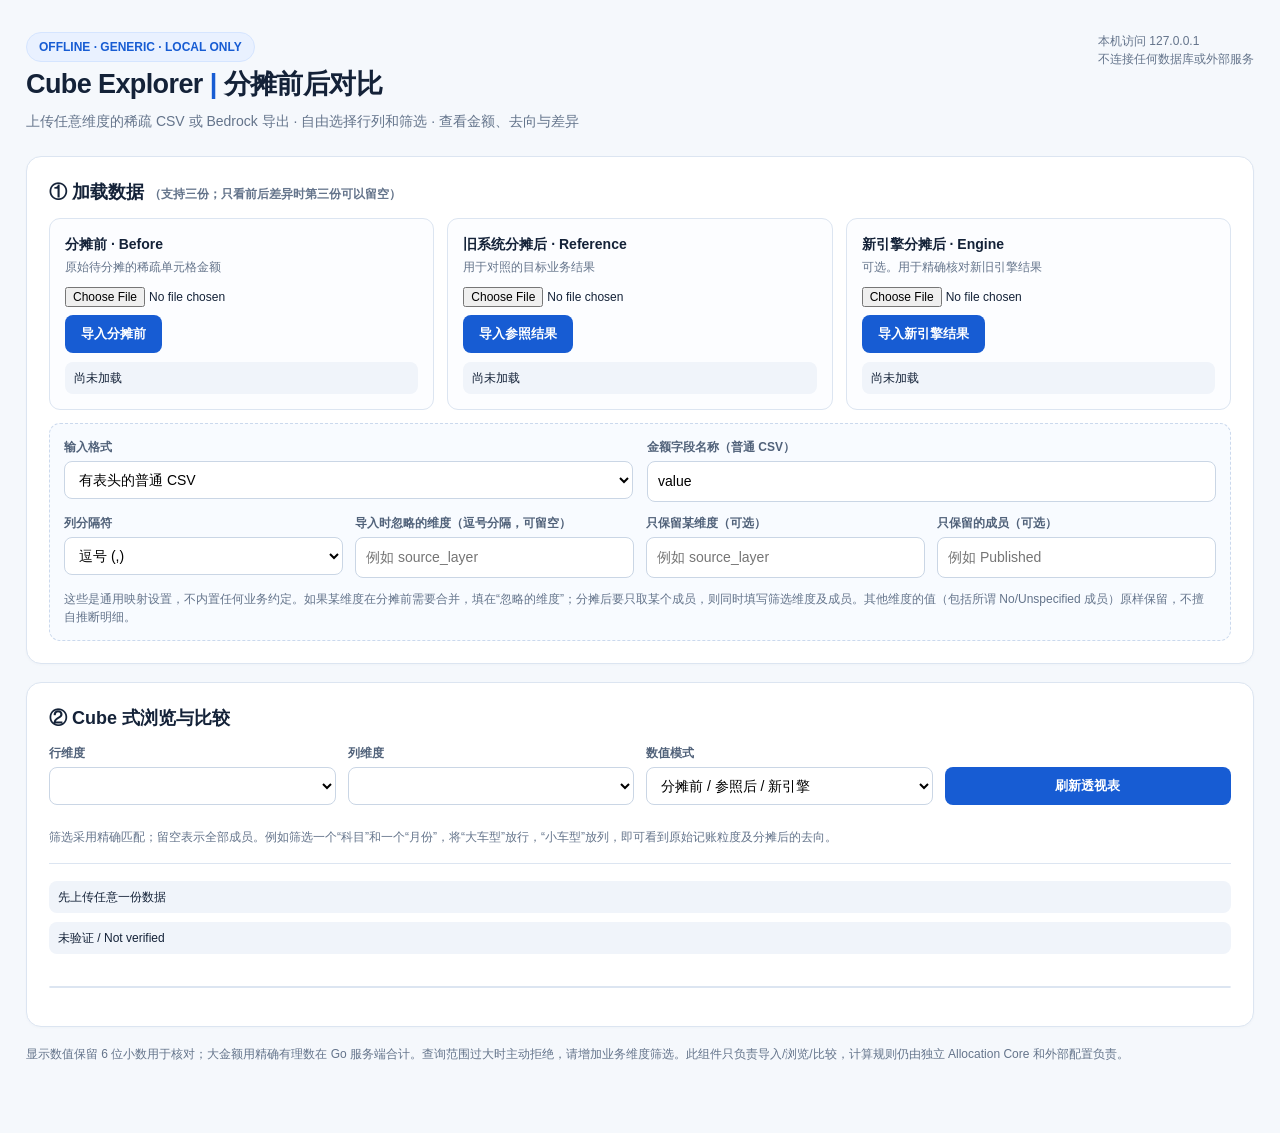
<file: internal/explorer/static/index.html>
<!doctype html><html lang="zh-CN"><head><meta charset="utf-8"/><meta name="viewport" content="width=device-width,initial-scale=1"/><title>Allocation Core · Cube Explorer</title>
<style>
:root{color-scheme:light;--blue:#175cd3;--ink:#142238;--muted:#64748b;--line:#dce5f1;--bg:#f5f8fc;--card:#fff;--good:#16734a;--warn:#aa6b12}*{box-sizing:border-box}body{margin:0;background:var(--bg);color:var(--ink);font:14px/1.5 -apple-system,BlinkMacSystemFont,'Segoe UI',Arial,'Microsoft YaHei',sans-serif}.container{max-width:1540px;margin:auto;padding:32px 26px 70px}header{display:flex;justify-content:space-between;align-items:start;gap:20px;margin-bottom:24px}h1{margin:2px 0 6px;font-weight:760;font-size:27px;letter-spacing:-.6px}h2{margin:0 0 12px;font-size:18px}h3{font-size:15px;margin:0 0 10px}.sub,.note{color:var(--muted)}.chip{display:inline-flex;align-items:center;color:var(--blue);background:#e9f1ff;border:1px solid #d5e5ff;border-radius:999px;padding:5px 12px;font-size:12px;font-weight:650}.panel{background:var(--card);border:1px solid var(--line);box-shadow:0 1px 3px #1e3a5f07;border-radius:15px;padding:22px;margin-bottom:18px}.grid3{display:grid;grid-template-columns:repeat(3,minmax(0,1fr));gap:13px}.grid2{display:grid;grid-template-columns:repeat(2,minmax(0,1fr));gap:14px}.filecard{padding:15px;border:1px solid var(--line);border-radius:11px;background:#fcfdff}.filecard strong{font-size:14px}.filecard small{display:block;color:var(--muted);margin-top:3px}.filecard input[type=file]{margin:12px 0 8px;width:100%;font-size:12px}.field{display:flex;flex-direction:column;gap:5px;min-width:0}.field label{font-size:12px;color:#51627a;font-weight:620}.field input,.field select,input[type=text],select{border:1px solid #cad6e5;border-radius:8px;background:#fff;padding:9px 10px;font:inherit;min-width:0;width:100%}.field input:focus,.field select:focus{outline:2px solid #9cc0ff;border-color:var(--blue)}.formline{display:grid;grid-template-columns:repeat(4,minmax(0,1fr));gap:12px;margin:12px 0}.btn{border:0;background:var(--blue);border-radius:8px;color:white;font-weight:700;padding:10px 16px;cursor:pointer}.btn:hover{background:#124db0}.btn.secondary{background:#eaf2ff;color:var(--blue)}.btn:disabled{opacity:.5;cursor:wait}.settings{margin-top:13px;padding:14px;border:1px dashed #cbd9ed;border-radius:11px;background:#f8fbff}.note{font-size:12px;margin-top:8px}.status{font-size:12px;padding:7px 9px;border-radius:8px;background:#f0f4fa;margin-top:9px;white-space:pre-wrap}.status.ok{color:var(--good);background:#edf9f2}.status.err{color:#b62d36;background:#fff0f0}.filters{display:grid;grid-template-columns:repeat(auto-fill,minmax(155px,1fr));gap:10px;margin-top:15px}.cards{display:grid;grid-template-columns:repeat(5,minmax(0,1fr));gap:12px;margin:16px 0}.metric{background:#f7faff;padding:14px;border:1px solid #e6ecf8;border-radius:10px}.metric span{font-size:11px;color:var(--muted)}.metric strong{display:block;font-size:19px;font-variant-numeric:tabular-nums;white-space:nowrap;overflow:hidden;text-overflow:ellipsis}.tableholder{overflow:auto;max-height:63vh;border:1px solid var(--line);border-radius:10px;background:white}table{border-collapse:separate;border-spacing:0;min-width:100%;font-size:12px}th,td{padding:10px 12px;text-align:right;border-bottom:1px solid #edf0f6;border-right:1px solid #edf0f6;white-space:nowrap;vertical-align:top}th{text-align:center;background:#edf4ff;color:#344767;font-weight:700;position:sticky;top:0;z-index:2}th:first-child,td:first-child{text-align:left;position:sticky;left:0;z-index:1;background:#fff;font-weight:650}th:first-child{z-index:3;background:#edf4ff}tr:hover td{background:#f9fbff}td em{display:block;font-style:normal;font-size:10px;color:var(--muted)}td .bad{color:#b62d36;font-weight:650}td .good{color:var(--good);font-weight:650}.no{color:#a3adc0}.foot{margin-top:16px;color:#64748b;font-size:12px}.hide{display:none!important}.div{border-top:1px solid var(--line);margin:17px 0}.tiny{font-size:12px;color:var(--muted)}@media(max-width:900px){.grid3,.grid2,.cards{grid-template-columns:1fr}.formline{grid-template-columns:1fr 1fr}.container{padding:16px}}
</style></head><body>
<div class="container"><header><div><div class="chip">OFFLINE · GENERIC · LOCAL ONLY</div><h1>Cube Explorer <span style="color:var(--blue)">|</span> 分摊前后对比</h1><div class="sub">上传任意维度的稀疏 CSV 或 Bedrock 导出 · 自由选择行列和筛选 · 查看金额、去向与差异</div></div><div class="tiny">本机访问 127.0.0.1<br/>不连接任何数据库或外部服务</div></header>
<section class="panel"><h2>① 加载数据 <span class="tiny">（支持三份；只看前后差异时第三份可以留空）</span></h2><div class="grid3">
 <div class="filecard"><strong>分摊前 · Before</strong><small>原始待分摊的稀疏单元格金额</small><input type="file" accept=".csv,.txt" id="file-before"/><button class="btn" onclick="upload('before')">导入分摊前</button><div id="state-before" class="status">尚未加载</div></div>
 <div class="filecard"><strong>旧系统分摊后 · Reference</strong><small>用于对照的目标业务结果</small><input type="file" accept=".csv,.txt" id="file-after"/><button class="btn" onclick="upload('after')">导入参照结果</button><div id="state-after" class="status">尚未加载</div></div>
 <div class="filecard"><strong>新引擎分摊后 · Engine</strong><small>可选。用于精确核对新旧引擎结果</small><input type="file" accept=".csv,.txt" id="file-engine"/><button class="btn" onclick="upload('engine')">导入新引擎结果</button><div id="state-engine" class="status">尚未加载</div></div>
 </div>
 <div class="settings"><div class="grid2"><div class="field"><label>输入格式</label><select id="format" onchange="changeFormat()"><option value="header">有表头的普通 CSV</option><option value="bedrock">Bedrock 原始维度坐标导出（无字段表头）</option></select></div><div class="field"><label>金额字段名称（普通 CSV）</label><input id="value_column" value="value" placeholder="例如 Amount"/></div></div><div id="bedrock-options" class="hide"><div class="formline"><div class="field" style="grid-column:span 3"><label>维度顺序（逗号分隔，严格按照 Cube 原始维度顺序）</label><input id="dimensions" placeholder="period,site,product_group,item,metric,source_layer"/></div><div class="field"><label>标题行数</label><input id="header_rows" type="number" min="0" max="100" value="1"/></div></div><label><input type="checkbox" id="cube_column" checked/> Bedrock 每行第一列是 Cube 名称</label></div><div class="formline"><div class="field"><label>列分隔符</label><select id="delimiter"><option value=",">逗号 (,)</option><option value=";">分号 (;)</option><option value="&#9;">制表符 (Tab)</option></select></div><div class="field"><label>导入时忽略的维度（逗号分隔，可留空）</label><input id="ignore_dimensions" placeholder="例如 source_layer"/></div><div class="field"><label>只保留某维度（可选）</label><input id="filter_dimension" placeholder="例如 source_layer"/></div><div class="field"><label>只保留的成员（可选）</label><input id="filter_value" placeholder="例如 Published"/></div></div><div class="note">这些是通用映射设置，不内置任何业务约定。如果某维度在分摊前需要合并，填在“忽略的维度”；分摊后要只取某个成员，则同时填写筛选维度及成员。其他维度的值（包括所谓 No/Unspecified 成员）原样保留，不擅自推断明细。</div></div>
</section>
<section class="panel"><h2>② Cube 式浏览与比较</h2><div class="formline"><div class="field"><label>行维度</label><select id="rowAxis"></select></div><div class="field"><label>列维度</label><select id="colAxis"></select></div><div class="field"><label>数值模式</label><select id="mode"><option value="all">分摊前 / 参照后 / 新引擎</option><option value="before">只看分摊前</option><option value="after">只看参照分摊后</option><option value="engine">只看新引擎</option><option value="diff">只看 新引擎－参照后</option></select></div><div class="field"><label>&nbsp;</label><button class="btn" onclick="runView()">刷新透视表</button></div></div><div id="filterFields" class="filters"></div><div class="note">筛选采用精确匹配；留空表示全部成员。例如筛选一个“科目”和一个“月份”，将“大车型”放行，“小车型”放列，即可看到原始记账粒度及分摊后的去向。</div><div class="div"></div><div id="viewState" class="status">先上传任意一份数据</div><div id="businessVerdict" class="status">未验证 / Not verified</div><div class="cards" id="metrics"></div><div id="topDiff" class="panel hide"></div><div class="tableholder" id="tableholder"><table id="pivot"></table></div><div class="foot" id="foot"></div></section>
<footer class="tiny">显示数值保留 6 位小数用于核对；大金额用精确有理数在 Go 服务端合计。查询范围过大时主动拒绝，请增加业务维度筛选。此组件只负责导入/浏览/比较，计算规则仍由独立 Allocation Core 和外部配置负责。</footer>
</div>
<script>
const token={{.Token}};const APIPREFIX=location.pathname.startsWith("/explorer/")?"/explorer":"";let dims=[],last=null;
const $=id=>document.getElementById(id);const esc=s=>String(s??'').replace(/[&<>"']/g,c=>({'&':'&amp;','<':'&lt;','>':'&gt;','"':'&quot;',"'":'&#39;'}[c]));
function changeFormat(){$('bedrock-options').classList.toggle('hide',$('format').value!=='bedrock')}
function spec(){return {format:$('format').value,value_column:$('value_column').value.trim()||'value',delimiter:$('delimiter').value,header_rows:Number($('header_rows').value||0),cube_column:$('cube_column').checked,dimensions:$('dimensions').value.split(',').map(x=>x.trim()).filter(Boolean),ignore_dimensions:$('ignore_dimensions').value.split(',').map(x=>x.trim()).filter(Boolean),filter_dimension:$('filter_dimension').value.trim(),filter_value:$('filter_value').value}}
async function upload(slot){const file=$('file-'+slot).files[0];if(!file){alert('请先选择文件');return}const state=$('state-'+slot);state.className='status';state.textContent='正在读取与校验（大文件可能稍慢）...';const fd=new FormData();fd.append('file',file);fd.append('spec',JSON.stringify(spec()));try{const res=await fetch(APIPREFIX+'/api/upload?slot='+slot,{method:'POST',headers:{'X-Local-Token':token},body:fd});const j=await res.json();if(!res.ok)throw Error(j.error||'上传失败');state.textContent=`成功 · ${j.rows.toLocaleString()} 行 · SHA ${j.sha256.slice(0,12)}`;state.className='status ok';await refresh()}catch(e){state.textContent='失败：'+e.message;state.className='status err'}}
async function refresh(){const res=await fetch(APIPREFIX+'/api/meta');const meta=await res.json();if(!res.ok){$('viewState').className='status err';$('viewState').textContent=meta.error;return}const oldR=$('rowAxis').value,oldC=$('colAxis').value;dims=meta.dimensions||[];const opts=dims.map(d=>`<option value="${esc(d)}">${esc(d)}</option>`).join('');$('rowAxis').innerHTML=opts;$('colAxis').innerHTML=opts;$('rowAxis').value=dims.includes(oldR)?oldR:dims[0]||'';$('colAxis').value=dims.includes(oldC)?oldC:dims[1]||'';makeFilters();$('viewState').textContent=dims.length?`${dims.length} 个维度已就绪。可选择维度和筛选成员。`:'尚未加载数据';if(dims.length>=2)runView()}
function makeFilters(){const old={};document.querySelectorAll('.member-filter').forEach(el=>old[el.dataset.dim]=el.value);$('filterFields').innerHTML=dims.map((d,i)=>`<div class="field"><label>${esc(d)}</label><input class="member-filter" data-dim="${esc(d)}" id="filter_${i}" list="members_${i}" onfocus="suggest(${i})" oninput="suggestLater(${i})" placeholder="输入或选择成员" value="${esc(old[d]||'')}"/><datalist id="members_${i}"></datalist></div>`).join('')}
function formatMoney(s){if(s===null||s===undefined)return '—';const t=String(s);const a=t.split('.');return a[0].replace(/\B(?=(\d{3})+(?!\d))/g,',')+(a.length>1?'.'+a[1]:'')}
function cell(v){if(!v)return '<span class="no">—</span>';const mode=$('mode').value;const line=(label,key,typ)=>v[key]===null||v[key]===undefined?'':`<div class="${typ||''}">${label?'<em>'+label+'</em>':''}${esc(formatMoney(v[key]))}</div>`;if(mode==='before')return line('', 'before');if(mode==='after')return line('', 'after');if(mode==='engine')return line('', 'engine');if(mode==='diff')return line('', 'engine_minus_after', v.engine_minus_after&&Number(v.engine_minus_after)!==0?'bad':'good');return line('分摊前','before')+line('参照分摊后','after')+line('新引擎分摊后','engine')+line('新引擎 - 参照','engine_minus_after',v.engine_minus_after&&Number(v.engine_minus_after)!==0?'bad':'good')}
let memberTimer;
function suggestLater(i){clearTimeout(memberTimer);memberTimer=setTimeout(()=>suggest(i),420)}
async function suggest(i){try{const el=$('filter_'+i),d=dims[i];const q=new URLSearchParams({dimension:d,q:el.value.trim()});const response=await fetch(APIPREFIX+'/api/members?'+q);if(!response.ok)return;const v=await response.json();$('members_'+i).innerHTML=v.members.map(m=>`<option value="${esc(m)}"></option>`).join('')}catch(e){/* manual entry remains available */}}
async function runView(){if(dims.length<2)return;const filters={};document.querySelectorAll('.member-filter').forEach(el=>{if(el.value.trim())filters[el.dataset.dim]=el.value.trim()});const q=new URLSearchParams({row:$('rowAxis').value,column:$('colAxis').value,filters:JSON.stringify(filters)});$('viewState').className='status';$('viewState').textContent='正在按维度汇总...';try{const r=await fetch(APIPREFIX+'/api/view?'+q);const v=await r.json();if(!r.ok)throw Error(v.error);last=v;render(v);$('viewState').className='status '+(v.engine_available&&v.difference_cells?'err':'ok');$('viewState').textContent=`当前切片：${v.rows.length} 行 × ${v.columns.length} 列，匹配 ${v.matched_cells} 个非空坐标。`+(v.engine_available?` 有 ${v.difference_cells} 个透视单元格与参照不同（含 ${v.missing_cells} 个缺失坐标）。`:'尚未同时加载参照结果和新引擎结果，不能宣称新旧结果一致。')}catch(e){$('viewState').className='status err';$('viewState').textContent=e.message;$('pivot').innerHTML='';$('metrics').innerHTML=''}}
function render(v){
const decision=v.verdict==='DIFFERENCES'?'存在分配差异 / Allocation differs':v.verdict==='MATCH_AT_PIVOT_GRAIN'?'当前透视粒度一致 / Pivot matches':'缺少双边结果，尚未验证 / Not verified';
$('businessVerdict').className='status '+(v.verdict==='DIFFERENCES'?'err':v.verdict==='MATCH_AT_PIVOT_GRAIN'?'ok':'');
$('businessVerdict').textContent=decision+(v.verdict==='MATCH_AT_PIVOT_GRAIN'?'。注意：当前行列汇总可能抵消明细差异，不能替代完整坐标验收。 / Aggregation can hide detailed differences.':'');
const issues=v.top_differences||[];
$('topDiff').classList.toggle('hide',issues.length===0);
$('topDiff').innerHTML=issues.length?'<h3>最大差异 Top 25 / Largest mismatches</h3><div class="tableholder"><table><tr><th>'+esc(v.row_axis)+'</th><th>'+esc(v.column_axis)+'</th><th>Reference / 参照</th><th>Engine / 新引擎</th><th>Δ 新－旧</th></tr>'+issues.map(i=>'<tr><td>'+esc(i.row)+'</td><td>'+esc(i.column)+'</td><td>'+esc(i.reference)+'</td><td>'+esc(i.engine)+'</td><td class="bad">'+esc(i.difference)+'</td></tr>').join('')+'</table></div>':'';
const t=v.grand_total;const keys=[['before','分摊前合计'],['after','参照分摊后合计'],['engine','新引擎分摊后合计'],['engine_minus_after','新引擎－参照结果']];$('metrics').innerHTML=keys.map(([k,title])=>`<div class="metric"><span>${title}</span><strong>${esc(formatMoney(t[k]))}</strong></div>`).join('')+`<div class="metric"><span>当前透视粒度差异坐标数</span><strong style="color:${v.difference_cells?'#b62d36':'#175cd3'}">${v.engine_available?v.difference_cells+' 个':'未检查'}</strong></div>`;let h=`<thead><tr><th>${esc(v.row_axis)} ↓ / ${esc(v.column_axis)} →</th>${v.columns.map(c=>'<th>'+esc(c)+'</th>').join('')}<th>行合计</th></tr></thead><tbody>`;h+=v.rows.map(r=>`<tr><td>${esc(r.name)}</td>${r.cells.map(x=>'<td>'+cell(x)+'</td>').join('')}<td>${cell(r.total)}</td></tr>`).join('');h+=`<tr><th>当前切片合计</th><th colspan="${v.columns.length+1}" style="text-align:right">${cell(v.grand_total)}</th></tr></tbody>`;$('pivot').innerHTML=h;$('foot').textContent=`本次页面查询 ${v.elapsed_seconds.toFixed(3)} 秒，索引跳过 ${Object.values(v.skipped_index_rows||{}).reduce((a,b)=>a+b,0).toLocaleString()} 行无关数据。这不是分摊引擎计算耗时。当前行列轴若未保留全部目标坐标，差异可能被汇总抵消；最终准确性需按所有目标维度逐坐标核验。`}
$('mode').onchange=()=>last&&render(last);refresh();
</script></body></html>
</file>
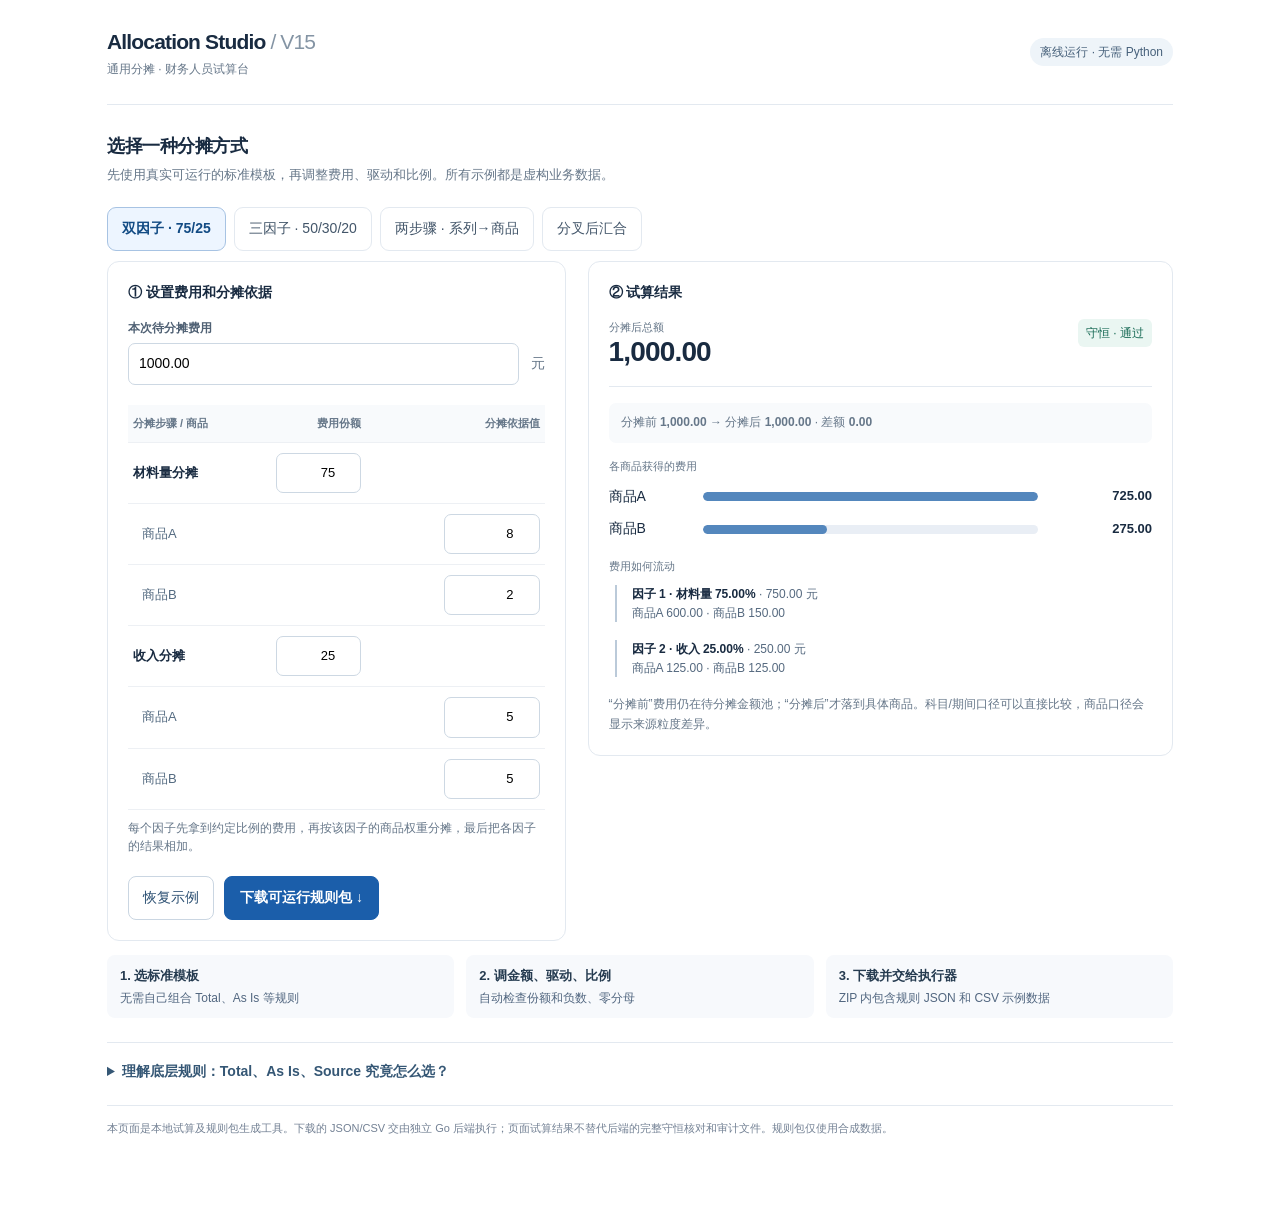
<file: tools/Allocation_Studio_V15_Offline.html>
<!doctype html><html lang="zh-CN"><head><meta charset="utf-8"><meta name="viewport" content="width=device-width,initial-scale=1"><title>Allocation Studio V15</title></head><body style="margin:0;background:#fff"><div id="allocation-v15" class="v15">
<style>
#allocation-v15{--ink:#192b41;--sub:#667789;--line:#e3e9f0;--blue:#1a5da7;font:14px/1.55 -apple-system,BlinkMacSystemFont,"Segoe UI","Microsoft Yahei",sans-serif;color:var(--ink);max-width:1110px;margin:auto;padding:26px 22px 70px;box-sizing:border-box;background:#fff}
#allocation-v15 *{box-sizing:border-box}#allocation-v15 button,#allocation-v15 input,#allocation-v15 select{font:inherit}#allocation-v15 button{cursor:pointer}#allocation-v15 button:focus-visible,#allocation-v15 input:focus-visible,#allocation-v15 select:focus-visible{outline:3px solid #8db8ee;outline-offset:2px}
#allocation-v15 .top{display:flex;justify-content:space-between;gap:16px;align-items:center;padding-bottom:26px;border-bottom:1px solid var(--line)}#allocation-v15 .brand{font-weight:760;letter-spacing:-.04em;font-size:21px}#allocation-v15 .tag{color:var(--sub);font-size:12px;margin-top:1px}#allocation-v15 .hintbadge{font-size:12px;background:#eef4f9;padding:5px 10px;border-radius:30px;color:#47617b;white-space:nowrap}
#allocation-v15 h2{font-size:18px;letter-spacing:-.025em;margin:28px 0 4px}#allocation-v15 .sub{font-size:13px;color:var(--sub);margin:0 0 17px}
#allocation-v15 .tabs{display:flex;gap:8px;flex-wrap:wrap;margin-top:22px}#allocation-v15 .tab{border:1px solid var(--line);background:#fff;border-radius:9px;padding:10px 14px;color:#425569;min-height:40px}#allocation-v15 .tab.on{border-color:#a7c3e3;color:#124b84;background:#edf5ff;font-weight:700}
#allocation-v15 .layout{display:grid;grid-template-columns:minmax(270px,.94fr) minmax(310px,1.2fr);gap:22px;margin-top:10px;align-items:start}#allocation-v15 .panel{border:1px solid var(--line);border-radius:12px;background:#fff;padding:20px;min-width:0}#allocation-v15 .section-name{font-weight:700;font-size:14px;margin-bottom:15px}#allocation-v15 label{display:block;font-size:12px;font-weight:650;color:#506174;margin-bottom:6px}#allocation-v15 input[type=number]{border:1px solid #cdd8e3;border-radius:7px;padding:9px 10px;width:100%;background:#fff;font-variant-numeric:tabular-nums;min-width:0}#allocation-v15 .source-row{display:flex;gap:12px;align-items:end;margin-bottom:20px}#allocation-v15 .source-row >div:first-child{flex:1}#allocation-v15 .unit{padding-bottom:10px;color:var(--sub)}#allocation-v15 table{width:100%;border-collapse:collapse}#allocation-v15 th,#allocation-v15 td{border-bottom:1px solid #edf0f4;padding:10px 5px;text-align:right;font-size:13px}#allocation-v15 th{color:var(--sub);font-size:11px;font-weight:650;background:#f8fafc}#allocation-v15 th:first-child,#allocation-v15 td:first-child{text-align:left}#allocation-v15 td input{max-width:96px;text-align:right}#allocation-v15 .help{color:var(--sub);font-size:12px;margin-top:9px}#allocation-v15 .summary{display:flex;justify-content:space-between;align-items:start;gap:8px;border-bottom:1px solid var(--line);padding-bottom:18px;margin-bottom:16px}#allocation-v15 .num{font-variant-numeric:tabular-nums;font-size:28px;font-weight:740;letter-spacing:-.03em;line-height:1.15}#allocation-v15 .moneylabel{font-size:11px;color:var(--sub)}#allocation-v15 .status{font-size:12px;color:#196b56;background:#eaf6f2;border-radius:6px;padding:5px 8px}#allocation-v15 .status.bad{background:#fff0ed;color:#ab3f2b}
#allocation-v15 .meter{height:8px;background:#edf1f6;border-radius:10px;overflow:hidden;display:flex;margin:7px 0 16px}#allocation-v15 .meter span{height:100%}#allocation-v15 .outrow{display:grid;grid-template-columns:85px minmax(50px,1fr) 105px;gap:9px;align-items:center;margin:11px 0}#allocation-v15 .bar{background:#e9eef5;height:9px;overflow:hidden;border-radius:6px}#allocation-v15 .bar>i{display:block;height:100%;background:#5487bd;border-radius:6px}#allocation-v15 .outrow b{text-align:right;font-size:13px;font-weight:650;font-variant-numeric:tabular-nums}#allocation-v15 .stage{border-left:2px solid #bbcad9;margin:10px 0 18px 6px;padding-left:15px;font-size:12px;color:#55697f}#allocation-v15 .stage strong{color:var(--ink)}#allocation-v15 .actions{display:flex;gap:10px;align-items:center;margin-top:20px;flex-wrap:wrap}#allocation-v15 .primary{background:#1b5eaa;color:#fff;border:1px solid #1b5eaa;border-radius:8px;padding:10px 15px;font-weight:650}#allocation-v15 .secondary{border:1px solid #cad6e2;border-radius:8px;padding:10px 14px;background:#fff;color:#2b4f72}#allocation-v15 .info{font-size:12px;line-height:1.65;margin-top:14px;color:var(--sub)}#allocation-v15 .error{margin-top:10px;padding:11px 13px;background:#fff4f2;color:#9a3f32;border-left:3px solid #d87b6e;font-size:13px;border-radius:3px}#allocation-v15 .empty{padding:24px;color:var(--sub)}#allocation-v15 details{margin-top:24px;border-top:1px solid var(--line);padding-top:18px}#allocation-v15 summary{font-weight:650;cursor:pointer;color:#355775}#allocation-v15 .gloss{display:grid;grid-template-columns:130px 1fr;gap:10px;margin-top:16px;font-size:13px}#allocation-v15 .gloss b{color:#203d58}#allocation-v15 .steps{display:flex;gap:12px;flex-wrap:wrap;margin:14px 0 0}#allocation-v15 .step{flex:1 1 200px;background:#f7f9fc;padding:11px 13px;border-radius:8px;font-size:12px;color:#526780}#allocation-v15 .step strong{display:block;color:#253b50;font-size:13px;margin-bottom:3px}#allocation-v15 .note{border-top:1px solid var(--line);margin-top:22px;padding-top:14px;color:#738194;font-size:11px}
@media(max-width:680px){#allocation-v15{padding:18px 12px 36px}#allocation-v15 .layout{grid-template-columns:1fr;gap:13px}#allocation-v15 .panel{padding:16px}#allocation-v15 .brand{font-size:18px}#allocation-v15 .hintbadge{white-space:normal}#allocation-v15 .num{font-size:24px}#allocation-v15 .tab{flex-grow:1;padding:9px 7px}#allocation-v15 .gloss{grid-template-columns:1fr;gap:2px}}
</style>
<header class="top"><div><div class="brand">Allocation Studio <span style="font-weight:450;color:#8494a4">/ V15</span></div><div class="tag">通用分摊 · 财务人员试算台</div></div><span class="hintbadge">离线运行 · 无需 Python</span></header>
<h2>选择一种分摊方式</h2><p class="sub">先使用真实可运行的标准模板，再调整费用、驱动和比例。所有示例都是虚构业务数据。</p>
<div class="tabs" role="tablist" aria-label="选择分摊案例"><button class="tab on" type="button" data-case="dual_driver">双因子 · 75/25</button><button class="tab" type="button" data-case="triple_driver">三因子 · 50/30/20</button><button class="tab" type="button" data-case="manufacturing">两步骤 · 系列→商品</button><button class="tab" type="button" data-case="split_merge">分叉后汇合</button></div>
<div class="layout">
<section class="panel"><div class="section-name">① 设置费用和分摊依据</div><div class="source-row"><div><label for="v15-amount">本次待分摊费用</label><input id="v15-amount" type="number" min="0" max="1000000000" step="0.01" value="1000.00" /></div><div class="unit">元</div></div><div id="v15-drivers"><table><thead><tr><th>分摊依据</th><th>份额</th><th>商品A</th><th>商品B</th></tr></thead><tbody><tr><td>材料</td><td>75%</td><td>8</td><td>2</td></tr><tr><td>收入</td><td>25%</td><td>5</td><td>5</td></tr></tbody></table></div><p class="help" id="v15-help">调整份额和驱动值后，系统自动试算。份额总和必须是 100%。</p><div class="actions"><button id="v15-reset" type="button" class="secondary">恢复示例</button><button id="v15-export" type="button" class="primary">下载可运行规则包 ↓</button></div><div id="v15-error" role="alert" aria-live="polite"></div></section>
<section class="panel"><div class="section-name">② 试算结果</div><div class="summary"><div><div class="moneylabel">分摊后总额</div><div class="num" id="v15-total">1,000.00</div></div><span class="status" id="v15-status">守恒 · 通过</span></div><div id="v15-compare-line" class="info" style="margin:0 0 15px; padding:10px 12px; background:#f8fafc;border-radius:7px">分摊前 <b>1,000.00</b> → 分摊后 <b>1,000.00</b> · 差额 <b>0.00</b></div><div class="moneylabel">各商品获得的费用</div><div id="v15-output"><div class="outrow"><span>商品A</span><div class="bar"><i style="width:72.5%"></i></div><b>725.00</b></div><div class="outrow"><span>商品B</span><div class="bar"><i style="width:27.5%"></i></div><b>275.00</b></div></div><div style="margin-top:18px" class="moneylabel">费用如何流动</div><div id="v15-stages"><div class="stage"><strong>材料驱动</strong> · 750 元<br>商品A / 商品B</div><div class="stage"><strong>收入驱动</strong> · 250 元<br>商品A / 商品B</div></div><div class="info">“分摊前”费用仍在待分摊金额池；“分摊后”才落到具体商品。科目/期间口径可以直接比较，商品口径会显示来源粒度差异。</div></section>
</div>
<div class="steps"><div class="step"><strong>1. 选标准模板</strong>无需自己组合 Total、As Is 等规则</div><div class="step"><strong>2. 调金额、驱动、比例</strong>自动检查份额和负数、零分母</div><div class="step"><strong>3. 下载并交给执行器</strong>ZIP 内包含规则 JSON 和 CSV 示例数据</div></div>
<details><summary>理解底层规则：Total、As Is、Source 究竟怎么选？</summary><div class="gloss"><b>As Is（保持分组）</b><span>同一工厂、品牌或科目各自计算，不能无意跨组。</span><b>Total（先合并）</b><span>把某个来源维度先汇总成金额池。例如来源 SKU 合计后再按销量重新分给 SKU。</span><b>Source（目标保持）</b><span>这个目标维度与来源一致；要求该维度在来源使用 As Is。</span><b>Include（分给指定范围）</b><span>真正分配到新的商品/系列；通常配合对应来源维度的 Total。</span><b>守恒维度</b><span>凡是声明工厂内、品牌内或期间内守恒，相关维度必须配置 As Is + Source。</span><b>多因子 vs 多步骤</b><span>多因子是在一个阶段按几种权重拆钱；多步骤是前一阶段的结果继续被下一阶段分配。</span></div></details>
<footer class="note">本页面是本地试算及规则包生成工具。下载的 JSON/CSV 交由独立 Go 后端执行；页面试算结果不替代后端的完整守恒核对和审计文件。规则包仅使用合成数据。</footer>
<script>
(()=>{
const root=document.getElementById('allocation-v15');if(root.dataset.ready)return;root.dataset.ready='1';
const SCENARIOS={"dual_driver": {"rule": {"schema": "allocation-ir/2.0", "name": "双因子费用分摊｜材料75% + 收入25%", "precision": 2, "dimensions": ["period", "department", "sku", "account", "currency"], "immutable_dimensions": ["period", "currency"], "hierarchies": {}, "datasets": {"amounts": {"expenses": "amounts.csv"}, "drivers": {"material": "material.csv", "revenue": "revenue.csv"}}, "stages": [{"id": "双因子分摊", "inputs": [{"from": "expenses", "share": "1"}], "source": {"grouping": {"period": "AS_IS", "department": "AS_IS", "sku": "TOTAL", "account": "AS_IS", "currency": "AS_IS"}, "filters": {}}, "target": {"period": {"mode": "SOURCE"}, "department": {"mode": "SOURCE"}, "sku": {"mode": "INCLUDE", "include": ["商品A", "商品B"]}, "account": {"mode": "SOURCE"}, "currency": {"mode": "SOURCE"}}, "conservation_keys": ["period", "account", "currency", "department"], "allocations": [{"id": "material", "share": "0.75", "driver_dataset": "material", "weight_field": "material", "negative_driver_policy": "REJECT"}, {"id": "revenue", "share": "0.25", "driver_dataset": "revenue", "weight_field": "revenue", "negative_driver_policy": "REJECT"}]}]}, "datasets": {"amounts.csv": [{"period": "2026-01", "department": "总部", "sku": "待分配", "account": "管理费用", "currency": "CNY", "amount": "1000.00"}], "material.csv": [{"period": "2026-01", "department": "总部", "sku": "商品A", "material": "8"}, {"period": "2026-01", "department": "总部", "sku": "商品B", "material": "2"}], "revenue.csv": [{"period": "2026-01", "department": "总部", "sku": "商品A", "revenue": "5"}, {"period": "2026-01", "department": "总部", "sku": "商品B", "revenue": "5"}]}}, "triple_driver": {"rule": {"schema": "allocation-ir/2.0", "name": "三因子费用分摊｜材料50% + 收入30% + 订单20%", "precision": 2, "dimensions": ["period", "department", "sku", "account", "currency"], "immutable_dimensions": ["period", "currency"], "hierarchies": {}, "datasets": {"amounts": {"expenses": "amounts.csv"}, "drivers": {"material": "material.csv", "revenue": "revenue.csv", "orders": "orders.csv"}}, "stages": [{"id": "三因子分摊", "inputs": [{"from": "expenses", "share": "1"}], "source": {"grouping": {"period": "AS_IS", "department": "AS_IS", "sku": "TOTAL", "account": "AS_IS", "currency": "AS_IS"}, "filters": {}}, "target": {"period": {"mode": "SOURCE"}, "department": {"mode": "SOURCE"}, "sku": {"mode": "INCLUDE", "include": ["商品A", "商品B"]}, "account": {"mode": "SOURCE"}, "currency": {"mode": "SOURCE"}}, "conservation_keys": ["period", "account", "currency", "department"], "allocations": [{"id": "material", "share": "0.50", "driver_dataset": "material", "weight_field": "material", "negative_driver_policy": "REJECT"}, {"id": "revenue", "share": "0.30", "driver_dataset": "revenue", "weight_field": "revenue", "negative_driver_policy": "REJECT"}, {"id": "orders", "share": "0.20", "driver_dataset": "orders", "weight_field": "orders", "negative_driver_policy": "REJECT"}]}]}, "datasets": {"amounts.csv": [{"period": "2026-01", "department": "总部", "sku": "待分配", "account": "管理费用", "currency": "CNY", "amount": "1000.00"}], "material.csv": [{"period": "2026-01", "department": "总部", "sku": "商品A", "material": "8"}, {"period": "2026-01", "department": "总部", "sku": "商品B", "material": "2"}], "orders.csv": [{"period": "2026-01", "department": "总部", "sku": "商品A", "orders": "1"}, {"period": "2026-01", "department": "总部", "sku": "商品B", "orders": "4"}], "revenue.csv": [{"period": "2026-01", "department": "总部", "sku": "商品A", "revenue": "5"}, {"period": "2026-01", "department": "总部", "sku": "商品B", "revenue": "5"}]}}, "manufacturing": {"rule": {"schema": "allocation-ir/2.0", "name": "制造业两步分摊：工厂→系列→商品（合成数据）", "precision": 2, "dimensions": ["period", "plant", "brand", "family", "sku", "account", "currency"], "immutable_dimensions": ["period", "currency"], "hierarchies": {}, "datasets": {"amounts": {"expenses": "amounts.csv"}, "drivers": {"labor": "labor.csv", "sales": "sales.csv"}}, "stages": [{"id": "第一步_工厂分到系列", "inputs": [{"from": "expenses", "share": "1"}], "source": {"grouping": {"period": "AS_IS", "plant": "AS_IS", "brand": "TOTAL", "family": "TOTAL", "sku": "TOTAL", "account": "AS_IS", "currency": "AS_IS"}, "filters": {}}, "target": {"period": {"mode": "SOURCE"}, "plant": {"mode": "SOURCE"}, "brand": {"mode": "ELEMENT", "value": "品牌甲"}, "family": {"mode": "INCLUDE", "include": ["系列甲", "系列乙"]}, "sku": {"mode": "ELEMENT", "value": "待分配"}, "account": {"mode": "SOURCE"}, "currency": {"mode": "SOURCE"}}, "conservation_keys": ["plant", "account", "period", "currency"], "allocations": [{"id": "hours", "share": "1", "driver_dataset": "labor", "weight_field": "hours", "negative_driver_policy": "REJECT"}]}, {"id": "第二步_系列分到商品", "inputs": [{"from": "第一步_工厂分到系列", "share": "1"}], "source": {"grouping": {"period": "AS_IS", "plant": "AS_IS", "brand": "AS_IS", "family": "AS_IS", "sku": "TOTAL", "account": "AS_IS", "currency": "AS_IS"}, "filters": {}}, "target": {"period": {"mode": "SOURCE"}, "plant": {"mode": "SOURCE"}, "brand": {"mode": "SOURCE"}, "family": {"mode": "SOURCE"}, "sku": {"mode": "INCLUDE", "include": ["商品A", "商品B", "商品C", "商品D"]}, "account": {"mode": "SOURCE"}, "currency": {"mode": "SOURCE"}}, "conservation_keys": ["plant", "account", "period", "currency", "family"], "allocations": [{"id": "units", "share": "1", "driver_dataset": "sales", "weight_field": "units", "negative_driver_policy": "REJECT"}]}]}, "datasets": {"amounts.csv": [{"period": "2026-01", "plant": "工厂甲", "brand": "待分配", "family": "待分配", "sku": "待分配", "account": "能源费", "currency": "CNY", "amount": "1200.00", "row_id": "EXP-001"}], "labor.csv": [{"period": "2026-01", "plant": "工厂甲", "family": "系列甲", "hours": "1"}, {"period": "2026-01", "plant": "工厂甲", "family": "系列乙", "hours": "2"}], "sales.csv": [{"period": "2026-01", "plant": "工厂甲", "family": "系列甲", "sku": "商品A", "units": "1"}, {"period": "2026-01", "plant": "工厂甲", "family": "系列甲", "sku": "商品B", "units": "3"}, {"period": "2026-01", "plant": "工厂甲", "family": "系列乙", "sku": "商品C", "units": "2"}, {"period": "2026-01", "plant": "工厂甲", "family": "系列乙", "sku": "商品D", "units": "2"}]}}, "split_merge": {"rule": {"schema": "allocation-ir/2.0", "name": "路径分叉与汇合：材料75%+收入25%（合成数据）", "precision": 2, "dimensions": ["period", "department", "sku", "account", "currency"], "immutable_dimensions": ["period", "currency"], "hierarchies": {}, "datasets": {"amounts": {"expenses": "amounts.csv"}, "drivers": {"material": "material.csv", "revenue": "revenue.csv"}}, "stages": [{"id": "按材料分配", "inputs": [{"from": "expenses", "share": "0.75"}], "source": {"grouping": {"period": "AS_IS", "department": "AS_IS", "sku": "TOTAL", "account": "AS_IS", "currency": "AS_IS"}, "filters": {}}, "target": {"period": {"mode": "SOURCE"}, "department": {"mode": "SOURCE"}, "sku": {"mode": "INCLUDE", "include": ["商品A", "商品B"]}, "account": {"mode": "SOURCE"}, "currency": {"mode": "SOURCE"}}, "conservation_keys": ["period", "account", "currency", "department"], "allocations": [{"id": "material", "share": "1", "driver_dataset": "material", "weight_field": "material", "negative_driver_policy": "REJECT"}]}, {"id": "按收入分配", "inputs": [{"from": "expenses", "share": "0.25"}], "source": {"grouping": {"period": "AS_IS", "department": "AS_IS", "sku": "TOTAL", "account": "AS_IS", "currency": "AS_IS"}, "filters": {}}, "target": {"period": {"mode": "SOURCE"}, "department": {"mode": "SOURCE"}, "sku": {"mode": "INCLUDE", "include": ["商品A", "商品B"]}, "account": {"mode": "SOURCE"}, "currency": {"mode": "SOURCE"}}, "conservation_keys": ["period", "account", "currency", "department"], "allocations": [{"id": "revenue", "share": "1", "driver_dataset": "revenue", "weight_field": "revenue", "negative_driver_policy": "REJECT"}]}, {"id": "合并分摊结果", "inputs": [{"from": "按材料分配", "share": "1"}, {"from": "按收入分配", "share": "1"}], "source": {"grouping": {"period": "AS_IS", "department": "AS_IS", "sku": "AS_IS", "account": "AS_IS", "currency": "AS_IS"}, "filters": {}}, "target": {"period": {"mode": "SOURCE"}, "department": {"mode": "SOURCE"}, "sku": {"mode": "SOURCE"}, "account": {"mode": "SOURCE"}, "currency": {"mode": "SOURCE"}}, "conservation_keys": ["period", "department", "sku", "account", "currency"], "allocations": [], "enabled": false, "operation": "MERGE"}]}, "datasets": {"amounts.csv": [{"period": "2026-01", "department": "总部", "sku": "待分配", "account": "管理费用", "currency": "CNY", "amount": "1000.00"}], "material.csv": [{"period": "2026-01", "department": "总部", "sku": "商品A", "material": "8"}, {"period": "2026-01", "department": "总部", "sku": "商品B", "material": "2"}], "revenue.csv": [{"period": "2026-01", "department": "总部", "sku": "商品A", "revenue": "5"}, {"period": "2026-01", "department": "总部", "sku": "商品B", "revenue": "5"}]}}};
const state={name:'dual_driver',case:null};
const $=s=>root.querySelector(s);const $$=s=>Array.from(root.querySelectorAll(s));
const esc=s=>String(s).replace(/[&<>"']/g,x=>({'&':'&amp;','<':'&lt;','>':'&gt;','"':'&quot;',"'":'&#39;'}[x]));
const label={material:'材料量',revenue:'收入',orders:'订单量',labor:'工时',sales:'销量'};
const clone=x=>JSON.parse(JSON.stringify(x));
const fmt=n=>(Number(n)/100).toLocaleString('zh-CN',{minimumFractionDigits:2,maximumFractionDigits:2});
function cents(raw){if(!/^(?:0|[1-9]\d{0,9})(?:\.\d{1,2})?$/.test(String(raw)))throw Error('金额必须是 0 到 10 亿元之间的非负数字，最多两位小数');let a=String(raw).split('.');return BigInt(a[0])*100n+BigInt((a[1]||'').padEnd(2,'0'));}
function parts(total,weight,keys){let sum=weight.reduce((s,w)=>s+w,0n);if(sum<=0n)throw Error('分摊依据的合计不能为 0；请给至少一个商品填写正数');let vals=weight.map(w=>total*w/sum);let rem=weight.map(w=>total*w%sum);let left=total-vals.reduce((a,b)=>a+b,0n);let idx=weight.map((_,i)=>i).sort((a,b)=>rem[a]===rem[b]?keys[a].localeCompare(keys[b]):rem[a]>rem[b]?-1:1);for(let i=0;i<Number(left);i++)vals[idx[i]]++;return vals;}
function parseShare(str){if(!/^\d+(?:\.\d{1,4})?$/.test(String(str)))throw Error('份额请填写 0—100 之间的数字，最多 4 位小数');let [a,b='']=String(str).split('.');let v=BigInt(a)*10000n+BigInt(b.padEnd(4,'0'));if(v>1000000n)throw Error('单项份额不能超过 100%');return v;}
function inputData(){let amount=cents($('#v15-amount').value);let stages=state.case.rule.stages;let datasets=state.case.datasets;let controls=$$('.v15-drive');let weights={};let share={};for(let inp of controls){let n=inp.dataset.name, field=inp.dataset.field,ix=+inp.dataset.index; if(field==='share'){share[n]=parseShare(inp.value);continue;}if(!/^\d+(?:\.\d{1,6})?$/.test(inp.value)||Number(inp.value)>1e9)throw Error('驱动值必须是非负数字，最多 6 位小数');let [a,b='']=inp.value.split('.');(weights[n]??=[])[ix]=BigInt(a)*1000000n+BigInt(b.padEnd(6,'0'));}
return {amount,weights,share};}
function scenarioDrivers(){let m=state.case;if(state.name==='manufacturing')return [{key:'labor',stage:'第一步：按工时分到系列',file:'labor.csv',weight:'hours',members:['系列甲','系列乙'],weights:[1,2],share:100},{key:'sales_A',stage:'第二步：系列甲按销量到商品',file:'sales.csv',weight:'units',members:['商品A','商品B'],weights:[1,3],share:100},{key:'sales_B',stage:'第二步：系列乙按销量到商品',file:'sales.csv',weight:'units',members:['商品C','商品D'],weights:[2,2],share:100}];let items=state.name==='triple_driver'?[['material',50],['revenue',30],['orders',20]]:[['material',75],['revenue',25]];return items.map(([key,share])=>{let f=key+'.csv',data=m.datasets[f];return {key,stage:label[key]+'分摊',file:f,weight:key,members:data.map(r=>r.sku),weights:data.map(r=>Number(r[key])),share};});}
function initialize(name){state.name=name;state.case=clone(SCENARIOS[name]);let a=state.case.datasets['amounts.csv'][0].amount;$('#v15-amount').value=a;$$('.tab').forEach(b=>{b.classList.toggle('on',b.dataset.case===name);b.setAttribute('aria-selected',b.dataset.case===name?'true':'false')});let d=scenarioDrivers();let rows=d.map((v)=>'<tr><td style="font-weight:600">'+esc(v.stage)+'</td><td>'+ (name==='manufacturing'?'<span style="color:#8c9bad">100%</span>':'<input type="number" aria-label="'+esc(v.stage)+'占比" class="v15-drive" data-field="share" data-name="'+esc(v.key)+'" min="0" max="100" step="0.01" value="'+v.share+'" />')+'</td><td colspan="2"></td></tr>'+v.members.map((member,j)=>'<tr><td style="padding-left:14px;color:#536a80">'+esc(member)+'</td><td></td><td colspan="2"><input type="number" aria-label="'+esc(v.stage+' '+member)+'驱动值" class="v15-drive" data-field="weight" data-name="'+esc(v.key)+'" data-index="'+j+'" min="0" step="any" value="'+v.weights[j]+'" /></td></tr>').join('')).join('');$('#v15-drivers').innerHTML='<table><thead><tr><th>分摊步骤 / 商品</th><th style="width:95px">费用份额</th><th colspan="2">分摊依据值</th></tr></thead><tbody>'+rows+'</tbody></table>';$('#v15-help').textContent=name==='manufacturing'?'先按系列工时分，再在各系列内按商品销量分。每一步必须各自守恒。':name==='split_merge'?'两条独立路径同时消耗同一费用池，最后按商品合并，不是先后两次重复分摊。':'每个因子先拿到约定比例的费用，再按该因子的商品权重分摊，最后把各因子的结果相加。';render();}
function calculate(){let dat=inputData();let d=scenarioDrivers();let output={},flows=[];if(state.name==='manufacturing'){
 let family=parts(dat.amount,dat.weights['labor'],['系列甲','系列乙']);for(let i=0;i<2;i++){let dr=d[i+1];let v=parts(family[i],dat.weights[dr.key],dr.members);for(let j=0;j<v.length;j++)output[dr.members[j]]=(output[dr.members[j]]||0n)+v[j];flows.push({title:dr.stage,value:family[i],detail:dr.members.map((m,j)=>m+' '+fmt(v[j])).join(' · ')});}
 flows.unshift({title:'第一阶段 · 按工时分到系列',value:dat.amount,detail:'系列甲 '+fmt(family[0])+' · 系列乙 '+fmt(family[1])});
 }else{
 let shares=d.map(x=>dat.share[x.key]);let total=shares.reduce((a,b)=>a+b,0n);if(total!==1000000n)throw Error('当前因子比例合计为 '+(Number(total)/10000).toFixed(2)+'%，必须刚好等于 100%。请调整费用份额。');let money=parts(dat.amount,shares,d.map(x=>x.key));for(let i=0;i<d.length;i++){let dr=d[i],v=parts(money[i],dat.weights[dr.key],dr.members);for(let j=0;j<v.length;j++)output[dr.members[j]]=(output[dr.members[j]]||0n)+v[j];flows.push({title:(state.name==='split_merge'?'路径 '+(i+1)+' · ':'因子 '+(i+1)+' · ')+label[dr.key]+' '+(Number(shares[i])/10000).toFixed(2)+'%',value:money[i],detail:dr.members.map((m,j)=>m+' '+fmt(v[j])).join(' · ')});}}
 let sum=Object.values(output).reduce((a,b)=>a+b,0n);if(sum!==dat.amount)throw Error('校验失败：分摊金额未守恒');return {dat,output,flows};}
function render(){try{let {dat,output,flows}=calculate();let entries=Object.entries(output).sort((a,b)=>a[0].localeCompare(b[0],'zh-CN'));let max=entries.reduce((x,[,y])=>y>x?y:x,1n);$('#v15-total').textContent=fmt(dat.amount);$('#v15-compare-line').innerHTML='分摊前 <b>'+fmt(dat.amount)+'</b> → 分摊后 <b>'+fmt(Object.values(output).reduce((a,b)=>a+b,0n))+'</b> · 差额 <b>0.00</b>';$('#v15-status').textContent='守恒 · 通过';$('#v15-status').classList.remove('bad');$('#v15-output').innerHTML=entries.map(([n,v])=>'<div class="outrow"><span>'+esc(n)+'</span><div class="bar"><i style="width:'+Math.round(Number(v*100n/max))+'%"></i></div><b>'+fmt(v)+'</b></div>').join('');$('#v15-stages').innerHTML=flows.map(x=>'<div class="stage"><strong>'+esc(x.title)+'</strong> · '+fmt(x.value)+' 元<div>'+esc(x.detail)+'</div></div>').join('');$('#v15-error').innerHTML='';$('#v15-export').disabled=false;}catch(e){$('#v15-status').textContent='配置待修正';$('#v15-status').classList.add('bad');$('#v15-error').innerHTML='<div class="error">'+esc(e.message)+'</div>';$('#v15-export').disabled=true;}}
function applyConfig(){let {amount,weights,share}=inputData();let rule=clone(state.case.rule);let ds=clone(state.case.datasets);ds['amounts.csv'][0].amount=fmt(amount).replaceAll(',','');if(state.name==='manufacturing'){ds['labor.csv'].forEach((r,i)=>r.hours=String(Number(weights.labor[i])/1e6));ds['sales.csv'].forEach((r,i)=>r.units=String(Number((i<2?weights.sales_A:weights.sales_B)[i<2?i:i-2])/1e6));}
 else{let dsRules=rule.stages[0].allocations;for(let item of scenarioDrivers()){ds[item.file].forEach((r,i)=>r[item.weight]=String(Number(weights[item.key][i])/1e6));if(state.name==='split_merge'){let stage=rule.stages.find(s=>s.allocations.some(a=>a.driver_dataset===item.key));stage.inputs[0].share=(Number(share[item.key])/1e6).toFixed(6);}else{let a=dsRules.find(a=>a.driver_dataset===item.key);a.share=(Number(share[item.key])/1e6).toFixed(6);}}}
 return {rule,ds};}
// Offline ZIP writer: STORE (no compression), ASCII filenames, UTF-8 content. CRC32 included.
function makeZip(files){let te=new TextEncoder();let table=Array.from({length:256},(_,n)=>{for(let j=0;j<8;j++)n=n&1?0xedb88320^(n>>>1):n>>>1;return n>>>0;});function crc(b){let v=0xffffffff;for(let x of b)v=table[(v^x)&255]^(v>>>8);return (v^0xffffffff)>>>0;}
 let chunks=[],central=[],offset=0;const u16=(v)=>[v&255,(v>>>8)&255],u32=(v)=>[v&255,(v>>>8)&255,(v>>>16)&255,(v>>>24)&255];for(let [name,value] of Object.entries(files)){let n=te.encode(name),data=typeof value==='string'?te.encode(value):value,check=crc(data);let local=Uint8Array.from([...u32(0x04034b50),...u16(20),...u16(0),...u16(0),...u16(0),...u16(0),...u32(check),...u32(data.length),...u32(data.length),...u16(n.length),...u16(0),...n]);chunks.push(local,data);central.push(Uint8Array.from([...u32(0x02014b50),...u16(20),...u16(20),...u16(0),...u16(0),...u16(0),...u16(0),...u32(check),...u32(data.length),...u32(data.length),...u16(n.length),...u16(0),...u16(0),...u16(0),...u16(0),...u32(0),...u32(offset),...n]));offset+=local.length+data.length;}let size=central.reduce((x,a)=>x+a.length,0);return new Blob([...chunks,...central,Uint8Array.from([...u32(0x06054b50),...u16(0),...u16(0),...u16(central.length),...u16(central.length),...u32(size),...u32(offset),...u16(0)])],{type:'application/zip'});}
function exportZip(){try{let {rule,ds}=applyConfig();calculate();let files={'rule.json':JSON.stringify(rule,null,2)+'\n'};for(let [f,rows] of Object.entries(ds)){let head=Object.keys(rows[0]);let encode=v=>{let t=String(v??'');return /[",\r\n]/.test(t)?'"'+t.replaceAll('"','""')+'"':t;};files[f]='\ufeff'+head.map(encode).join(',')+'\r\n'+rows.map(r=>head.map(h=>encode(r[h])).join(',')).join('\r\n')+'\r\n';}files['START_HERE.txt']='1. Keep all files in this folder.\r\n2. Copy alloc_windows_amd64.exe here from Allocation Core V15.\r\n3. Run Windows_Run_Example.bat.\r\n4. Open output/comparison.csv for before/after report.\r\nFiles use UTF-8 (CSV with BOM).\r\n';files['Windows_Run_Example.bat']='@echo off\r\nsetlocal\r\ncd /d "%~dp0"\r\nif not exist "alloc_windows_amd64.exe" (echo Copy alloc_windows_amd64.exe here first.& pause & exit /b 2)\r\n"%~dp0alloc_windows_amd64.exe" doctor rule.json\r\nif errorlevel 1 goto error\r\nset "OUT=output\run_%RANDOM%_%RANDOM%"\r\n"%~dp0alloc_windows_amd64.exe" run rule.json "%OUT%" --workers 2\r\nif errorlevel 1 goto error\r\n"%~dp0alloc_windows_amd64.exe" compare rule.json "%OUT%" account,period\r\nif errorlevel 1 goto error\r\necho DONE. Check "%OUT%\\results.csv" and "%OUT%\\comparison.csv"\r\npause\r\nexit /b 0\r\n:error\r\necho FAILED. Read the error above.\r\npause\r\nexit /b 1\r\n';let blob=makeZip(files);let link=document.createElement('a');link.href=URL.createObjectURL(blob);link.download='allocation_'+state.name+'_example.zip';document.body.append(link);link.click();setTimeout(()=>{URL.revokeObjectURL(link.href);link.remove()},4000);}catch(e){$('#v15-error').innerHTML='<div class="error">'+esc(e.message)+'</div>';}}
$$('.tab').forEach(b=>b.addEventListener('click',()=>initialize(b.dataset.case)));$('#v15-drivers').addEventListener('input',render);$('#v15-amount').addEventListener('input',render);$('#v15-reset').addEventListener('click',()=>initialize(state.name));$('#v15-export').addEventListener('click',exportZip);initialize('dual_driver');
})();
</script>
</div></body></html>
</file>
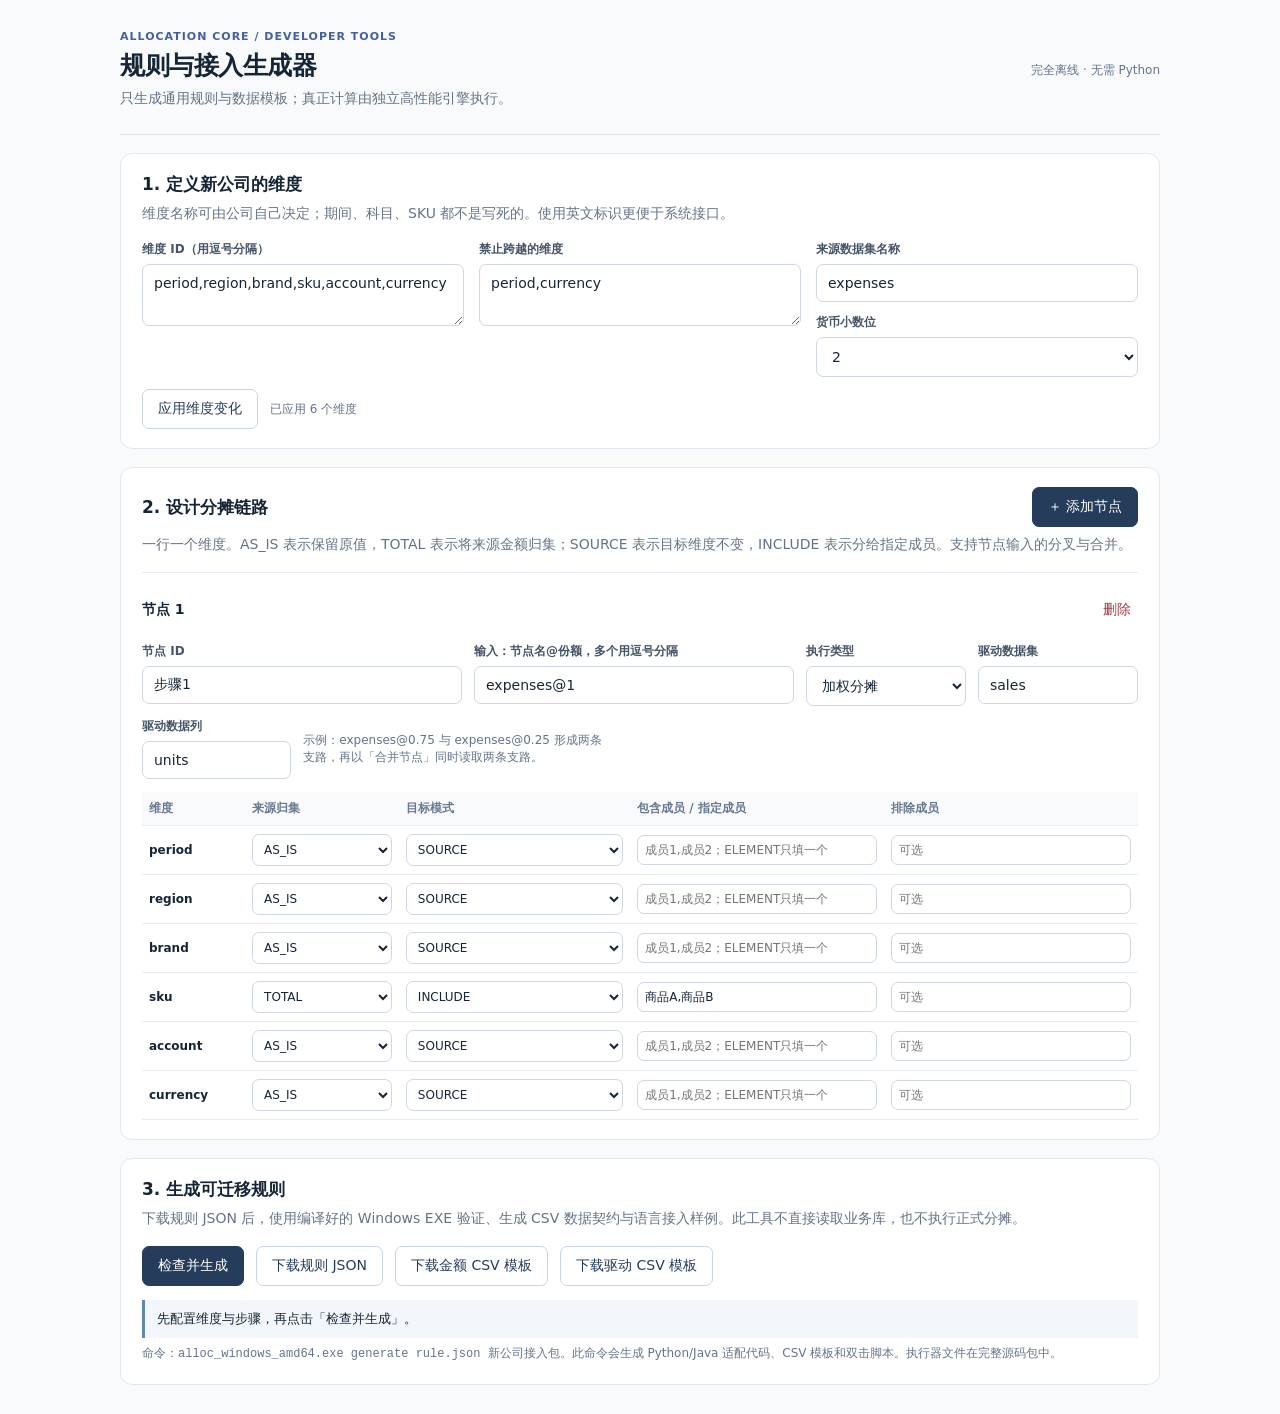
<file: tools/rule_generator_offline.html>
<!doctype html><html lang="zh-CN"><head><meta charset="UTF-8"><meta name="viewport" content="width=device-width,initial-scale=1"><title>Allocation Core · 规则与接入生成器</title><style>
:root{font-family:system-ui,-apple-system,"Microsoft YaHei",sans-serif;color:#162536;background:#f8fafc;font-size:14px}*{box-sizing:border-box}body{margin:0}.shell{max-width:1080px;margin:0 auto;padding:30px 20px}h1{font-size:25px;letter-spacing:-.5px;margin:0 0 5px}h2{font-size:17px;margin:0}p{color:#657387;line-height:1.65;margin:6px 0 16px}.top{display:flex;align-items:center;justify-content:space-between;gap:16px;padding-bottom:24px;border-bottom:1px solid #dfe5ed;flex-wrap:wrap}.kicker{font-size:11px;letter-spacing:1px;color:#4361a0;font-weight:800;margin-bottom:6px}.panel{background:white;border:1px solid #e2e8f0;border-radius:12px;padding:19px 21px;margin-top:18px}.flex{display:flex;gap:12px;align-items:center;flex-wrap:wrap}.grid{display:grid;grid-template-columns:repeat(3,minmax(0,1fr));gap:15px}label{display:block;font-size:12px;font-weight:700;color:#475569;margin-bottom:6px}input,select,textarea{border:1px solid #ced7e2;border-radius:7px;padding:10px 11px;background:#fff;color:#172538;width:100%;font-family:inherit;font-size:14px}textarea{min-height:62px;resize:vertical}input:focus,select:focus,textarea:focus{outline:2px solid #8fb5e5;border-color:#3c82be}button{border-radius:7px;background:#253d5b;color:#fff;padding:10px 15px;border:1px solid #253d5b;cursor:pointer;font:inherit;min-height:40px}button.light{background:#fff;color:#243c5b;border-color:#cad5e2}button.delete{border:0;background:transparent;color:#9c3844;padding:4px 7px}.muted{font-size:12px;color:#64748b}.step{border-top:1px solid #e5ebf2;padding-top:17px;margin-top:15px}.tablewrap{overflow-x:auto;margin-top:13px}table{border-collapse:collapse;width:100%;min-width:730px}td,th{text-align:left;border-bottom:1px solid #e8edf2;padding:8px 7px;font-size:12px}th{background:#f8fafc;color:#687a90;font-weight:650}table select,table input{padding:7px;font-size:12px;min-width:95px}table td:first-child{font-weight:700;white-space:nowrap}.controls{display:grid;grid-template-columns:2fr 2fr 1fr 1fr;gap:12px;margin-top:13px}.status{border-left:3px solid #6288b0;padding:10px 12px;background:#f3f7fc;font-size:13px;white-space:pre-wrap}pre{overflow:auto;background:#f5f8fb;border:1px solid #e2e8f0;padding:14px;border-radius:8px;max-height:270px;font-size:12px}.hide{display:none}@media(max-width:640px){.shell{padding:18px 12px}.grid,.controls{grid-template-columns:1fr}.panel{padding:15px}h1{font-size:21px}}</style></head><body><main class="shell"><header class="top"><div><div class="kicker">ALLOCATION CORE / DEVELOPER TOOLS</div><h1>规则与接入生成器</h1><p style="margin:5px 0 0">只生成通用规则与数据模板；真正计算由独立高性能引擎执行。</p></div><span class="muted">完全离线 · 无需 Python</span></header>
<section class="panel"><h2>1. 定义新公司的维度</h2><p>维度名称可由公司自己决定；期间、科目、SKU 都不是写死的。使用英文标识更便于系统接口。</p><div class="grid"><div><label for="dims">维度 ID（用逗号分隔）</label><textarea id="dims">period,region,brand,sku,account,currency</textarea></div><div><label for="fixed">禁止跨越的维度</label><textarea id="fixed">period,currency</textarea></div><div><label for="source">来源数据集名称</label><input id="source" value="expenses"><label for="precision" style="margin-top:12px">货币小数位</label><select id="precision"><option>2</option><option>0</option><option>3</option><option>4</option></select></div></div><div class="flex" style="margin-top:12px"><button type="button" id="apply" class="light">应用维度变化</button><span id="dimhint" class="muted"></span></div></section>
<section class="panel"><div class="flex" style="justify-content:space-between"><h2>2. 设计分摊链路</h2><button type="button" id="add">＋ 添加节点</button></div><p>一行一个维度。AS_IS 表示保留原值，TOTAL 表示将来源金额归集；SOURCE 表示目标维度不变，INCLUDE 表示分给指定成员。支持节点输入的分叉与合并。</p><div id="steps"></div></section>
<section class="panel"><h2>3. 生成可迁移规则</h2><p>下载规则 JSON 后，使用编译好的 Windows EXE 验证、生成 CSV 数据契约与语言接入样例。此工具不直接读取业务库，也不执行正式分摊。</p><div class="flex"><button type="button" id="build">检查并生成</button><button type="button" class="light" id="download" disabled>下载规则 JSON</button><button type="button" class="light" id="amountCsv" disabled>下载金额 CSV 模板</button><button type="button" class="light" id="driverCsv" disabled>下载驱动 CSV 模板</button></div><div id="status" class="status" style="margin-top:14px">先配置维度与步骤，再点击「检查并生成」。</div><pre id="preview" class="hide"></pre><p class="muted" style="margin-bottom:0">命令：<code>alloc_windows_amd64.exe generate rule.json 新公司接入包</code>。此命令会生成 Python/Java 适配代码、CSV 模板和双击脚本。执行器文件在完整源码包中。</p></section></main>
<script>(()=>{'use strict';const $=id=>document.getElementById(id);let dims=[],steps=[],built=null;const defaults={mode:'SOURCE',include:'',exclude:'',value:''};function list(s){return String(s).split(/[,，\n]/).map(x=>x.trim()).filter(Boolean)};function validID(s){return !!s&&!s.includes('@')&&!s.includes(',')&&!s.includes(':')};function addStep(){const n=steps.length;const id='步骤'+(n+1);const grouping={};const target={};for(const d of dims){grouping[d]='AS_IS';target[d]={...defaults};if(d==='sku'){grouping[d]='TOTAL';target[d]={mode:'INCLUDE',include:'商品A,商品B',exclude:'',value:''}}}steps.push({id,input:n?steps[n-1].id+'@1':$('source').value+'@1',operation:'ALLOCATE',dataset:'sales',weight:'units',grouping,target});render()}
function render(){const root=$('steps');root.replaceChildren();steps.forEach((s,i)=>{const section=document.createElement('section');section.className='step';section.innerHTML='<div class="flex" style="justify-content:space-between"><strong>节点 '+(i+1)+'</strong><button type="button" class="delete">删除</button></div><div class="controls"><div><label>节点 ID</label><input data-f="id"></div><div><label>输入：节点名@份额，多个用逗号分隔</label><input data-f="input"></div><div><label>执行类型</label><select data-f="operation"><option value="ALLOCATE">加权分摊</option><option value="MERGE">按坐标合并</option><option value="PASS">原样传递</option></select></div><div><label>驱动数据集</label><input data-f="dataset"></div></div><div class="flex" style="margin-top:12px;max-width:460px"><div style="flex:1"><label>驱动数据列</label><input data-f="weight"></div><div style="flex:2" class="muted">示例：expenses@0.75 与 expenses@0.25 形成两条支路，再以「合并节点」同时读取两条支路。</div></div><div class="tablewrap"><table><thead><tr><th>维度</th><th>来源归集</th><th>目标模式</th><th>包含成员 / 指定成员</th><th>排除成员</th></tr></thead><tbody></tbody></table></div>';root.appendChild(section);for(const f of ['id','input','dataset','weight']){const el=section.querySelector('[data-f="'+f+'"]');el.value=s[f];el.addEventListener('input',()=>{s[f]=el.value;built=null})}const op=section.querySelector('[data-f="operation"]');op.value=s.operation;op.addEventListener('change',()=>{s.operation=op.value;built=null});section.querySelector('button.delete').onclick=()=>{steps.splice(i,1);render()};const tb=section.querySelector('tbody');for(const d of dims){let tr=document.createElement('tr');let td=document.createElement('td');td.textContent=d;tr.appendChild(td);td=document.createElement('td');let g=document.createElement('select');for(const v of ['AS_IS','TOTAL']){let opt=document.createElement('option');opt.value=v;opt.textContent=v;g.appendChild(opt)}g.value=s.grouping[d];g.onchange=()=>{s.grouping[d]=g.value;built=null};td.appendChild(g);tr.appendChild(td);td=document.createElement('td');let sel=document.createElement('select');for(const v of ['SOURCE','INCLUDE','INCLUDE_EXCLUDE','ELEMENT']){let opt=document.createElement('option');opt.value=v;opt.textContent=v;sel.appendChild(opt)}sel.value=s.target[d].mode;sel.onchange=()=>{s.target[d].mode=sel.value;built=null};td.appendChild(sel);tr.appendChild(td);for(const f of ['include','exclude']){td=document.createElement('td');const inp=document.createElement('input');inp.placeholder=f==='include'?'成员1,成员2；ELEMENT只填一个':'可选';inp.value=s.target[d][f]|| (f==='include'?s.target[d].value:'');inp.oninput=()=>{s.target[d][f]=inp.value;s.target[d].value=inp.value;built=null};td.appendChild(inp);tr.appendChild(td)}tb.appendChild(tr)}})}
$('apply').onclick=()=>{const v=list($('dims').value);if(!v.length||new Set(v).size!==v.length||v.some(x=>!validID(x))){$('dimhint').textContent='维度重复或包含非法字符';return}dims=v;for(const st of steps){for(const d of dims){if(!st.grouping[d])st.grouping[d]='AS_IS';if(!st.target[d])st.target[d]={...defaults}}for(const d of Object.keys(st.grouping)){if(!dims.includes(d)){delete st.grouping[d];delete st.target[d]}}}built=null;$('dimhint').textContent='已应用 '+dims.length+' 个维度';render()};$('add').onclick=()=>{if(steps.length>=30){alert('建议单个配置不要超过30个节点');return}addStep()};
$('build').onclick=()=>{try{const source=$('source').value.trim(),fixed=list($('fixed').value);if(!validID(source))throw Error('来源名称无效');if(fixed.some(d=>!dims.includes(d)))throw Error('固定维度不在维度列表中');if(!steps.length)throw Error('至少添加一个节点');const ids=new Set();const config={schema:'allocation-ir/2.0',name:'新公司分摊方案',precision:Number($('precision').value),dimensions:dims,immutable_dimensions:fixed,hierarchies:{},datasets:{amounts:{[source]:'data/amount_'+source+'.csv'},drivers:{}},stages:[]};for(const st of steps){if(!validID(st.id)||ids.has(st.id)||st.id===source)throw Error('节点 ID 不能重复或与来源同名：'+st.id);ids.add(st.id);const inputs=list(st.input).map(v=>{const [from,share]=v.split('@');if(!from||!share||!Number.isFinite(Number(share)))throw Error('输入必须写为 节点名@份额');return {from,share}});const grouping={},target={};for(const d of dims){grouping[d]=st.grouping[d];const v=st.target[d];target[d]={mode:v.mode};if(v.mode==='ELEMENT'){target[d].value=list(v.include)[0]||'';if(!target[d].value)throw Error(st.id+' 维度 '+d+' 必须填写目标成员')}if(v.mode.startsWith('INCLUDE')){target[d].include=list(v.include);if(!target[d].include.length)throw Error(st.id+' 维度 '+d+' 目标不能为空');if(v.mode==='INCLUDE_EXCLUDE')target[d].exclude=list(v.exclude)}if(v.mode==='SOURCE'&&grouping[d]!=='AS_IS')throw Error(st.id+' '+d+'：SOURCE 必须配合 AS_IS');if(fixed.includes(d)&&(grouping[d]!=='AS_IS'||v.mode!=='SOURCE'))throw Error('固定维度 '+d+' 不允许跨越')}const stage={id:st.id,inputs,operation:st.operation,source:{grouping,filters:{}},target,conservation_keys:fixed,allocations:[]};if(st.operation==='ALLOCATE'){if(!validID(st.dataset)||!validID(st.weight))throw Error('驱动名称或列名无效');config.datasets.drivers[st.dataset]='data/driver_'+st.dataset+'.csv';stage.allocations=[{id:st.dataset,share:'1',driver_dataset:st.dataset,weight_field:st.weight,negative_driver_policy:'REJECT'}]}config.stages.push(stage)}const shares={};for(const st of config.stages)for(const e of st.inputs){if(e.from!==source&&!ids.has(e.from))throw Error(st.id+' 输入引用不存在：'+e.from);shares[e.from]=(shares[e.from]||0)+Number(e.share)}for(const [name,n] of Object.entries(shares)){if(Math.abs(n-1)>1e-9)throw Error(name+' 的所有输出份额应合计100%（当前 '+n+'）')}built=config;$('preview').textContent=JSON.stringify(config,null,2);$('preview').classList.remove('hide');$('status').textContent='配置已生成。请下载 JSON，并使用 EXE validate 验证完整 DAG 和规则。';for(const b of ['download','amountCsv','driverCsv'])$(b).disabled=false}catch(e){built=null;$('status').textContent='需要修正：'+e.message;for(const b of ['download','amountCsv','driverCsv'])$(b).disabled=true}};
function download(name,content,mime){const blob=new Blob([content],{type:mime||'text/plain;charset=utf-8'}),url=URL.createObjectURL(blob);const a=document.createElement('a');a.href=url;a.download=name;a.click();setTimeout(()=>URL.revokeObjectURL(url),1500)}$('download').onclick=()=>built&&download('rule.json',JSON.stringify(built,null,2),'application/json');$('amountCsv').onclick=()=>built&&download('amount_'+Object.keys(built.datasets.amounts)[0]+'.csv',dims.concat('amount','row_id').join(',')+'\n','text/csv');$('driverCsv').onclick=()=>{if(!built)return;const datasets=Object.keys(built.datasets.drivers);const d=datasets[0];if(!d){alert('没有驱动节点');return}const fields=[...new Set(built.stages.flatMap(st=>st.allocations.filter(a=>a.driver_dataset===d).map(a=>a.weight_field)))];download('driver_'+d+'.csv',dims.concat(fields).join(',')+'\n','text/csv')};$('apply').click();addStep();})();</script></body></html>
</file>
